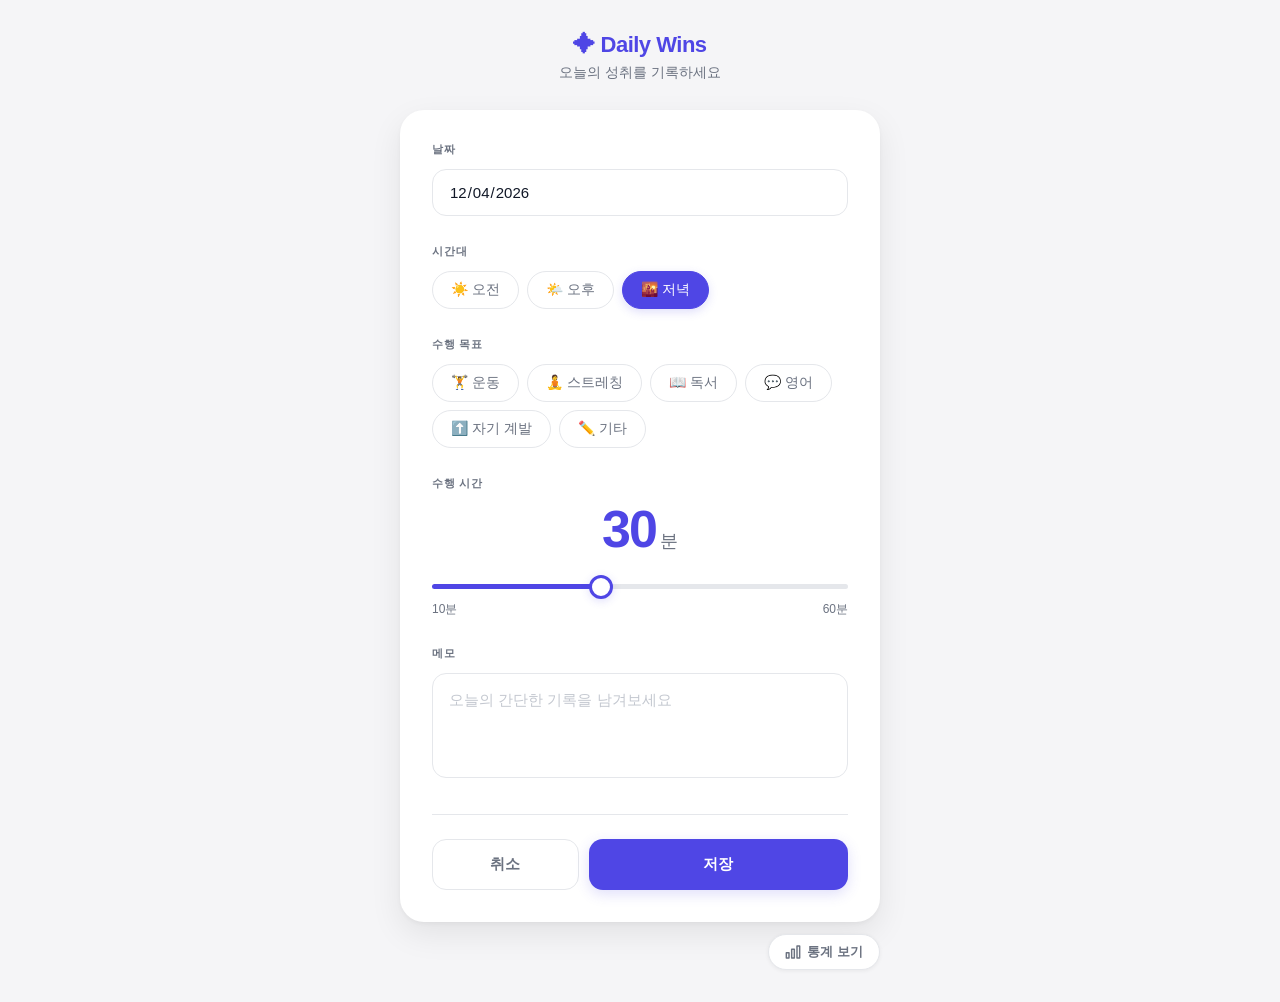
<file: index.html>
<!DOCTYPE html>
<html lang="ko">
<head>
  <meta charset="UTF-8" />
  <meta name="viewport" content="width=device-width, initial-scale=1.0" />
  <title>Daily Wins</title>
  <link rel="stylesheet" href="style.css" />
</head>
<body>

  <div class="container">
    <header>
      <div class="logo">✦ Daily Wins</div>
      <p class="subtitle">오늘의 성취를 기록하세요</p>
    </header>

    <form id="dailyForm" class="form-card" novalidate>

      <!-- 날짜 -->
      <div class="field">
        <label for="date">날짜</label>
        <input type="date" id="date" name="date" required />
      </div>

      <!-- 시간대 -->
      <div class="field">
        <p class="field-group-label">시간대</p>
        <div class="activity-grid">
          <div class="activity-chip">
            <input type="radio" name="timeslot" id="time-forenoon" value="오전" />
            <label for="time-forenoon">☀️ 오전</label>
          </div>
          <div class="activity-chip">
            <input type="radio" name="timeslot" id="time-afternoon" value="오후" />
            <label for="time-afternoon">🌤️ 오후</label>
          </div>
          <div class="activity-chip">
            <input type="radio" name="timeslot" id="time-evening" value="저녁" />
            <label for="time-evening">🌇 저녁</label>
          </div>
        </div>
      </div>

      <!-- 수행 목표 -->
      <div class="field">
        <p class="field-group-label">수행 목표</p>
        <div class="activity-grid">
          <div class="activity-chip">
            <input type="radio" name="activity" id="act-exercise" value="운동" />
            <label for="act-exercise">🏋️ 운동</label>
          </div>
          <div class="activity-chip">
            <input type="radio" name="activity" id="act-stretch" value="스트레칭" />
            <label for="act-stretch">🧘 스트레칭</label>
          </div>
          <div class="activity-chip">
            <input type="radio" name="activity" id="act-reading" value="독서" />
            <label for="act-reading">📖 독서</label>
          </div>
          <div class="activity-chip">
            <input type="radio" name="activity" id="act-english" value="영어" />
            <label for="act-english">💬 영어</label>
          </div>
          <div class="activity-chip">
            <input type="radio" name="activity" id="act-speech" value="말" />
            <label for="act-speech">⬆️ 자기 계발</label>
          </div>
          <div class="activity-chip">
            <input type="radio" name="activity" id="act-etc" value="기타" />
            <label for="act-etc">✏️ 기타</label>
          </div>
        </div>
        <div class="custom-input" id="customInput">
          <input type="text" id="customActivity" placeholder="직접 입력해주세요" maxlength="30" />
        </div>
      </div>

      <!-- 수행 시간 -->
      <div class="field">
        <p class="field-group-label">수행 시간</p>
        <div class="duration-display">
          <span id="durationValue">30</span><em>분</em>
        </div>
        <input
          type="range"
          id="duration"
          name="duration"
          min="10"
          max="60"
          step="5"
          value="30"
        />
        <div class="duration-labels">
          <span>10분</span>
          <span>60분</span>
        </div>
      </div>

      <!-- 메모 -->
      <div class="field">
        <label for="memo">메모</label>
        <textarea
          id="memo"
          name="memo"
          rows="3"
          placeholder="오늘의 간단한 기록을 남겨보세요"
          maxlength="200"
        ></textarea>
      </div>

      <!-- 버튼 -->
      <div class="actions">
        <button type="button" id="cancelBtn" class="btn-cancel">취소</button>
        <button type="submit" id="saveBtn" class="btn-save">
          <div class="spinner"></div>
          <span class="save-text">저장</span>
        </button>
      </div>

    </form>

    <div class="nav-bar">
      <a href="stats.html" class="btn-stats">
        <svg width="16" height="16" viewBox="0 0 24 24" fill="none" stroke="currentColor" stroke-width="2.2" stroke-linecap="round" stroke-linejoin="round">
          <rect x="18" y="3" width="4" height="18"/><rect x="10" y="8" width="4" height="13"/><rect x="2" y="13" width="4" height="8"/>
        </svg>
        통계 보기
      </a>
    </div>
  </div>

  <div class="toast" id="toast"></div>

  <script src="script.js"></script>
</body>
</html>
</file>
<file: style.css>
:root {
  --accent:       #4F46E5;
  --accent-dark:  #3730A3;
  --accent-glow:  rgba(79, 70, 229, 0.18);
  --accent-light: #EEF2FF;
  --text:         #111827;
  --text-muted:   #6B7280;
  --border:       #E5E7EB;
  --bg:           #F5F5F7;
  --white:        #FFFFFF;
  --radius:       14px;
  --shadow:       0 2px 4px rgba(0,0,0,0.04), 0 12px 32px rgba(0,0,0,0.08);
}

* {
  margin: 0;
  padding: 0;
  box-sizing: border-box;
}

body {
  font-family: -apple-system, BlinkMacSystemFont, 'Segoe UI', 'Noto Sans KR', sans-serif;
  background: var(--bg);
  color: var(--text);
  min-height: 100vh;
  display: flex;
  align-items: center;
  justify-content: center;
  padding: 32px 16px;
}

/* ─── Layout ─────────────────────────────── */

.container {
  width: 100%;
  max-width: 480px;
}

header {
  text-align: center;
  margin-bottom: 28px;
}

.logo {
  font-size: 22px;
  font-weight: 800;
  color: var(--accent);
  letter-spacing: -0.5px;
  margin-bottom: 6px;
}

.subtitle {
  font-size: 14px;
  color: var(--text-muted);
}

/* ─── Nav bar ────────────────────────────── */

.nav-bar {
  display: flex;
  justify-content: flex-end;
  margin-top: 12px;
}

.btn-stats {
  display: inline-flex;
  align-items: center;
  gap: 6px;
  padding: 8px 16px;
  border: 1.5px solid var(--border);
  border-radius: 100px;
  background: var(--white);
  font-size: 13px;
  font-weight: 600;
  color: var(--text-muted);
  text-decoration: none;
  transition: all 0.2s;
  box-shadow: 0 1px 4px rgba(0,0,0,0.06);
}

.btn-stats:hover {
  border-color: var(--accent);
  color: var(--accent);
  background: var(--accent-light);
}

.nav-bar--stats {
  margin-top: -16px;
  margin-bottom: 20px;
}

/* ─── Cal detail ─────────────────────────── */

.cal-detail {
  margin-top: 16px;
  padding-top: 16px;
  border-top: 1px solid var(--border);
}

.cal-detail-header {
  display: flex;
  align-items: center;
  justify-content: space-between;
  margin-bottom: 12px;
}

.cal-detail-date {
  font-size: 14px;
  font-weight: 700;
  color: var(--text);
}

.cal-detail-close {
  width: 24px;
  height: 24px;
  border: none;
  background: var(--border);
  border-radius: 50%;
  font-size: 11px;
  color: var(--text-muted);
  cursor: pointer;
  display: flex;
  align-items: center;
  justify-content: center;
  transition: background 0.2s;
}

.cal-detail-close:hover {
  background: #D1D5DB;
}

.cal-detail-list {
  list-style: none;
  display: flex;
  flex-direction: column;
  gap: 8px;
}

.cal-detail-item {
  background: var(--bg);
  border-radius: 10px;
  padding: 12px 14px;
}

.cal-detail-row {
  display: flex;
  align-items: center;
  gap: 8px;
}

.detail-badge {
  font-size: 12px;
  font-weight: 600;
  color: var(--accent);
  background: var(--accent-light);
  padding: 2px 8px;
  border-radius: 100px;
}

.detail-activity {
  font-size: 14px;
  font-weight: 600;
  color: var(--text);
  flex: 1;
}

.detail-duration {
  font-size: 13px;
  font-weight: 600;
  color: var(--text-muted);
}

.detail-memo {
  margin-top: 6px;
  font-size: 13px;
  color: var(--text-muted);
  line-height: 1.5;
}

/* ─────────────────────────────────────────── */

.form-card {
  background: var(--white);
  border-radius: 24px;
  padding: 32px;
  box-shadow: var(--shadow);
}

/* ─── Field ──────────────────────────────── */

.field {
  margin-bottom: 28px;
}

.field > label,
.field > .field-group-label {
  display: block;
  font-size: 11px;
  font-weight: 700;
  color: var(--text-muted);
  text-transform: uppercase;
  letter-spacing: 0.8px;
  margin-bottom: 12px;
}

/* ─── Date ───────────────────────────────── */

input[type="date"] {
  position: relative;
  width: 100%;
  padding: 13px 16px;
  border: 1.5px solid var(--border);
  border-radius: var(--radius);
  font-size: 15px;
  font-family: inherit;
  color: var(--text);
  background: var(--white);
  outline: none;
  cursor: pointer;
  transition: border-color 0.2s, box-shadow 0.2s;
}

input[type="date"]::-webkit-calendar-picker-indicator {
  position: absolute;
  left: 0;
  top: 0;
  right: 0;
  bottom: 0;
  width: auto;
  height: auto;
  background: transparent;
  cursor: pointer;
}

input[type="date"]:focus {
  border-color: var(--accent);
  box-shadow: 0 0 0 3px var(--accent-glow);
}

/* ─── Activity chips ─────────────────────── */

.activity-grid {
  display: flex;
  flex-wrap: wrap;
  gap: 8px;
}

.activity-chip input[type="radio"] {
  display: none;
}

.activity-chip label {
  display: inline-flex;
  align-items: center;
  gap: 5px;
  padding: 9px 18px;
  border: 1.5px solid var(--border);
  border-radius: 100px;
  font-size: 14px;
  font-weight: 500;
  color: var(--text-muted);
  cursor: pointer;
  transition: all 0.2s;
  user-select: none;
  text-transform: none;
  letter-spacing: 0;
}

.activity-chip label:hover {
  border-color: var(--accent);
  color: var(--accent);
  background: var(--accent-light);
}

.activity-chip input[type="radio"]:checked + label {
  background: var(--accent);
  border-color: var(--accent);
  color: var(--white);
  box-shadow: 0 3px 10px var(--accent-glow);
}

.custom-input {
  display: none;
  margin-top: 12px;
}

.custom-input input {
  width: 100%;
  padding: 13px 16px;
  border: 1.5px solid var(--border);
  border-radius: var(--radius);
  font-size: 15px;
  font-family: inherit;
  color: var(--text);
  outline: none;
  transition: border-color 0.2s, box-shadow 0.2s;
}

.custom-input input:focus {
  border-color: var(--accent);
  box-shadow: 0 0 0 3px var(--accent-glow);
}

/* ─── Duration ───────────────────────────── */

.duration-display {
  text-align: center;
  margin-bottom: 20px;
  line-height: 1;
}

.duration-display span {
  font-size: 52px;
  font-weight: 800;
  color: var(--accent);
  letter-spacing: -2px;
}

.duration-display em {
  font-size: 18px;
  font-weight: 500;
  font-style: normal;
  color: var(--text-muted);
  margin-left: 4px;
}

input[type="range"] {
  width: 100%;
  -webkit-appearance: none;
  appearance: none;
  height: 5px;
  border-radius: 3px;
  outline: none;
  cursor: pointer;
}

input[type="range"]::-webkit-slider-thumb {
  -webkit-appearance: none;
  appearance: none;
  width: 24px;
  height: 24px;
  background: var(--white);
  border: 3px solid var(--accent);
  border-radius: 50%;
  cursor: pointer;
  box-shadow: 0 2px 8px var(--accent-glow);
  transition: transform 0.15s, box-shadow 0.15s;
}

input[type="range"]::-webkit-slider-thumb:hover {
  transform: scale(1.15);
  box-shadow: 0 4px 14px var(--accent-glow);
}

input[type="range"]::-moz-range-thumb {
  width: 24px;
  height: 24px;
  background: var(--white);
  border: 3px solid var(--accent);
  border-radius: 50%;
  cursor: pointer;
}

.duration-labels {
  display: flex;
  justify-content: space-between;
  margin-top: 8px;
}

.duration-labels span {
  font-size: 12px;
  color: var(--text-muted);
}

/* ─── Textarea ───────────────────────────── */

textarea {
  width: 100%;
  padding: 13px 16px;
  border: 1.5px solid var(--border);
  border-radius: var(--radius);
  font-size: 15px;
  font-family: inherit;
  color: var(--text);
  line-height: 1.7;
  resize: none;
  outline: none;
  transition: border-color 0.2s, box-shadow 0.2s;
}

textarea:focus {
  border-color: var(--accent);
  box-shadow: 0 0 0 3px var(--accent-glow);
}

textarea::placeholder {
  color: #C4C8D0;
}

/* ─── Actions ────────────────────────────── */

.actions {
  display: flex;
  gap: 10px;
  margin-top: 32px;
  padding-top: 24px;
  border-top: 1px solid var(--border);
}

.btn-cancel {
  flex: 1;
  padding: 15px;
  border: 1.5px solid var(--border);
  border-radius: var(--radius);
  background: transparent;
  font-size: 15px;
  font-weight: 600;
  font-family: inherit;
  color: var(--text-muted);
  cursor: pointer;
  transition: all 0.2s;
}

.btn-cancel:hover {
  border-color: var(--text-muted);
  color: var(--text);
}

.btn-save {
  flex: 2;
  padding: 15px;
  border: none;
  border-radius: var(--radius);
  background: var(--accent);
  font-size: 15px;
  font-weight: 700;
  font-family: inherit;
  color: var(--white);
  cursor: pointer;
  transition: all 0.2s;
  box-shadow: 0 4px 14px var(--accent-glow);
  display: flex;
  align-items: center;
  justify-content: center;
  gap: 8px;
}

.btn-save:hover:not(:disabled) {
  background: var(--accent-dark);
  transform: translateY(-1px);
  box-shadow: 0 6px 20px rgba(79, 70, 229, 0.35);
}

.btn-save:active:not(:disabled) {
  transform: translateY(0);
}

.btn-save:disabled {
  opacity: 0.65;
  cursor: not-allowed;
}

/* spinner */
.spinner {
  width: 16px;
  height: 16px;
  border: 2px solid rgba(255,255,255,0.35);
  border-top-color: white;
  border-radius: 50%;
  animation: spin 0.65s linear infinite;
  display: none;
}

.btn-save.loading .spinner {
  display: block;
}

@keyframes spin {
  to { transform: rotate(360deg); }
}

/* ─── Toast ──────────────────────────────── */

.toast {
  position: fixed;
  bottom: 32px;
  left: 50%;
  transform: translateX(-50%) translateY(80px);
  padding: 13px 24px;
  border-radius: 100px;
  font-size: 14px;
  font-weight: 600;
  white-space: nowrap;
  pointer-events: none;
  opacity: 0;
  transition: transform 0.35s cubic-bezier(0.34, 1.56, 0.64, 1), opacity 0.25s;
  z-index: 999;
}

.toast.show {
  transform: translateX(-50%) translateY(0);
  opacity: 1;
}

.toast.success {
  background: #111827;
  color: #fff;
}

.toast.success::before {
  content: '✓  ';
  color: #34D399;
}

.toast.error {
  background: #FEF2F2;
  color: #991B1B;
  border: 1px solid #FCA5A5;
}

.toast.error::before {
  content: '✕  ';
}

/* ─── Stats ──────────────────────────────── */

.state-box {
  text-align: center;
  padding: 60px 20px;
  color: var(--text-muted);
  font-size: 15px;
  background: var(--white);
  border-radius: 20px;
  box-shadow: var(--shadow);
}

.loading-ring {
  width: 32px;
  height: 32px;
  border: 3px solid var(--border);
  border-top-color: var(--accent);
  border-radius: 50%;
  animation: spin 0.8s linear infinite;
  margin: 0 auto 16px;
}

.empty-link {
  display: inline-block;
  margin-top: 12px;
  color: var(--accent);
  font-weight: 600;
  text-decoration: none;
}

.summary-cards {
  display: grid;
  grid-template-columns: repeat(3, 1fr);
  gap: 12px;
  margin-bottom: 16px;
}

.summary-card {
  background: var(--white);
  border-radius: 16px;
  padding: 20px 12px;
  box-shadow: var(--shadow);
  display: flex;
  flex-direction: column;
  align-items: center;
  gap: 6px;
}

.summary-value {
  font-size: 28px;
  font-weight: 800;
  color: var(--accent);
  letter-spacing: -1px;
  line-height: 1;
}

.summary-value--sm {
  font-size: 17px;
  letter-spacing: -0.3px;
}

.summary-label {
  font-size: 11px;
  font-weight: 600;
  color: var(--text-muted);
  text-transform: uppercase;
  letter-spacing: 0.6px;
}

.stats-card {
  background: var(--white);
  border-radius: 20px;
  padding: 24px;
  box-shadow: var(--shadow);
  margin-bottom: 16px;
}

.stats-card-header {
  display: flex;
  align-items: center;
  justify-content: space-between;
  margin-bottom: 20px;
}

.stats-card-title {
  font-size: 15px;
  font-weight: 700;
  color: var(--text);
}

.cal-nav {
  width: 32px;
  height: 32px;
  border: 1.5px solid var(--border);
  border-radius: 8px;
  background: transparent;
  font-size: 20px;
  line-height: 1;
  color: var(--text-muted);
  cursor: pointer;
  display: flex;
  align-items: center;
  justify-content: center;
  transition: all 0.2s;
}

.cal-nav:hover {
  border-color: var(--accent);
  color: var(--accent);
}

.cal-grid {
  display: grid;
  grid-template-columns: repeat(7, 1fr);
  gap: 4px;
}

.cal-header {
  text-align: center;
  font-size: 11px;
  font-weight: 700;
  color: var(--text-muted);
  padding-bottom: 8px;
  letter-spacing: 0.5px;
}

.cal-cell {
  aspect-ratio: 1;
  display: flex;
  align-items: center;
  justify-content: center;
  border-radius: 8px;
  font-size: 13px;
  font-weight: 500;
  color: var(--text-muted);
  border: 1.5px solid transparent;
}

.cal-cell.record-1 {
  background: var(--accent-light);
  color: var(--accent);
  font-weight: 700;
  cursor: pointer;
}

.cal-cell.record-2 {
  background: var(--accent);
  color: var(--white);
  font-weight: 700;
  cursor: pointer;
}

.cal-cell.today {
  border-color: var(--accent);
}

.cal-cell.record-2.today {
  border-color: var(--white);
}

.cal-legend {
  display: flex;
  gap: 16px;
  justify-content: center;
  margin-top: 16px;
}

.cal-legend-item {
  display: flex;
  align-items: center;
  gap: 5px;
  font-size: 12px;
  color: var(--text-muted);
}

.legend-dot {
  width: 12px;
  height: 12px;
  border-radius: 3px;
  display: inline-block;
  font-style: normal;
}

.dot-empty { border: 1.5px solid var(--border); }
.dot-one   { background: var(--accent-light); }
.dot-multi { background: var(--accent); }
.dot-today { border: 1.5px solid var(--accent); }

.chart-tabs {
  display: flex;
  gap: 8px;
  margin-bottom: 20px;
}

.chart-tab {
  flex: 1;
  padding: 9px;
  border: 1.5px solid var(--border);
  border-radius: 10px;
  background: transparent;
  font-size: 13px;
  font-weight: 600;
  font-family: inherit;
  color: var(--text-muted);
  cursor: pointer;
  transition: all 0.2s;
}

.chart-tab.active {
  background: var(--accent);
  border-color: var(--accent);
  color: var(--white);
}

.chart-tab:hover:not(.active) {
  border-color: var(--accent);
  color: var(--accent);
}

/* ─── Filter bar ─────────────────────────── */

.filter-bar {
  display: flex;
  flex-direction: column;
  gap: 14px;
  padding: 18px 20px;
  margin-bottom: 16px;
}

.filter-row {
  display: flex;
  align-items: center;
  gap: 10px;
}

.filter-section-label {
  font-size: 11px;
  font-weight: 700;
  color: var(--text-muted);
  text-transform: uppercase;
  letter-spacing: 0.8px;
  white-space: nowrap;
  min-width: 28px;
}

.filter-chips {
  display: flex;
  gap: 6px;
  overflow-x: auto;
  -ms-overflow-style: none;
  scrollbar-width: none;
  padding-bottom: 2px;
}

.filter-chips::-webkit-scrollbar { display: none; }

.filter-chip {
  padding: 6px 14px;
  border: 1.5px solid var(--border);
  border-radius: 100px;
  background: transparent;
  font-size: 13px;
  font-weight: 500;
  font-family: inherit;
  color: var(--text-muted);
  cursor: pointer;
  white-space: nowrap;
  transition: all 0.2s;
}

.filter-chip.active {
  background: var(--accent);
  border-color: var(--accent);
  color: var(--white);
}

.filter-chip:hover:not(.active) {
  border-color: var(--accent);
  color: var(--accent);
}

/* ─── Detail actions ─────────────────────── */

.detail-actions {
  display: flex;
  gap: 6px;
  margin-top: 8px;
  justify-content: flex-end;
}

.detail-edit-btn,
.detail-delete-btn {
  padding: 4px 12px;
  border-radius: 6px;
  font-size: 12px;
  font-weight: 600;
  font-family: inherit;
  cursor: pointer;
  transition: all 0.2s;
}

.detail-edit-btn {
  border: 1.5px solid var(--border);
  background: transparent;
  color: var(--text-muted);
}

.detail-edit-btn:hover {
  border-color: var(--accent);
  color: var(--accent);
}

.detail-delete-btn {
  border: 1.5px solid #FCA5A5;
  background: transparent;
  color: #EF4444;
}

.detail-delete-btn:hover {
  background: #FEF2F2;
}

/* ─── Edit Modal ─────────────────────────── */

.modal-overlay {
  position: fixed;
  inset: 0;
  background: rgba(0, 0, 0, 0.45);
  display: flex;
  align-items: flex-end;
  justify-content: center;
  z-index: 100;
}

.modal-card {
  background: var(--white);
  border-radius: 24px 24px 0 0;
  padding: 28px 24px 48px;
  width: 100%;
  max-width: 480px;
  max-height: 90vh;
  overflow-y: auto;
}

.modal-header {
  display: flex;
  align-items: center;
  justify-content: space-between;
  margin-bottom: 24px;
}

.modal-title {
  font-size: 17px;
  font-weight: 700;
  color: var(--text);
}

.modal-field {
  margin-bottom: 20px;
}

.modal-field-label {
  display: block;
  font-size: 11px;
  font-weight: 700;
  color: var(--text-muted);
  text-transform: uppercase;
  letter-spacing: 0.8px;
  margin-bottom: 10px;
}

.modal-timeslot-group {
  display: flex;
  gap: 8px;
}

.ts-btn {
  flex: 1;
  padding: 10px;
  border: 1.5px solid var(--border);
  border-radius: 10px;
  background: transparent;
  font-size: 14px;
  font-weight: 500;
  font-family: inherit;
  color: var(--text-muted);
  cursor: pointer;
  transition: all 0.2s;
}

.ts-btn.active {
  background: var(--accent);
  border-color: var(--accent);
  color: var(--white);
}

.ts-btn:hover:not(.active) {
  border-color: var(--accent);
  color: var(--accent);
}

.modal-input {
  width: 100%;
  padding: 12px 14px;
  border: 1.5px solid var(--border);
  border-radius: var(--radius);
  font-size: 15px;
  font-family: inherit;
  color: var(--text);
  outline: none;
  transition: border-color 0.2s, box-shadow 0.2s;
}

.modal-input:focus {
  border-color: var(--accent);
  box-shadow: 0 0 0 3px var(--accent-glow);
}

.modal-actions {
  display: flex;
  gap: 10px;
  padding-top: 8px;
}

/* ─── Responsive ─────────────────────────── */

@media (max-width: 400px) {
  .form-card {
    padding: 24px 20px;
  }
  .duration-display span {
    font-size: 44px;
  }
}
</file>
